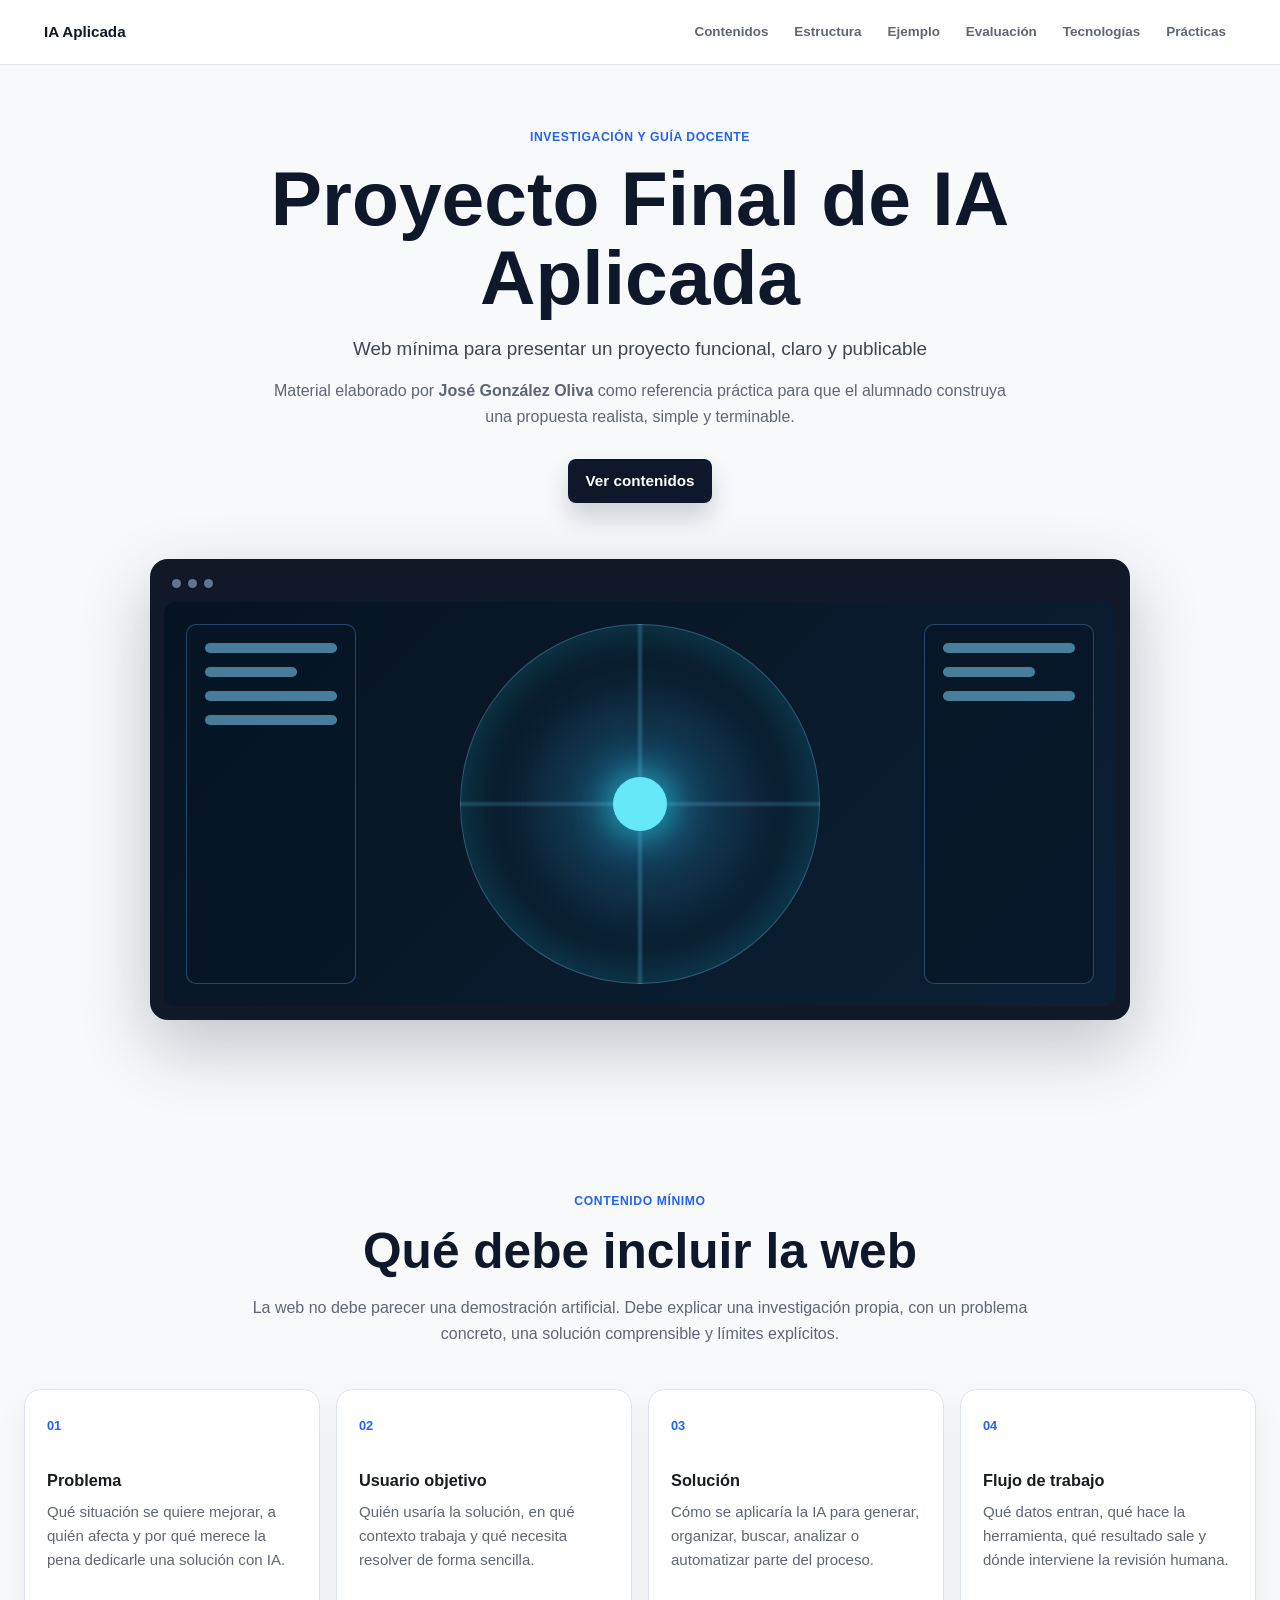
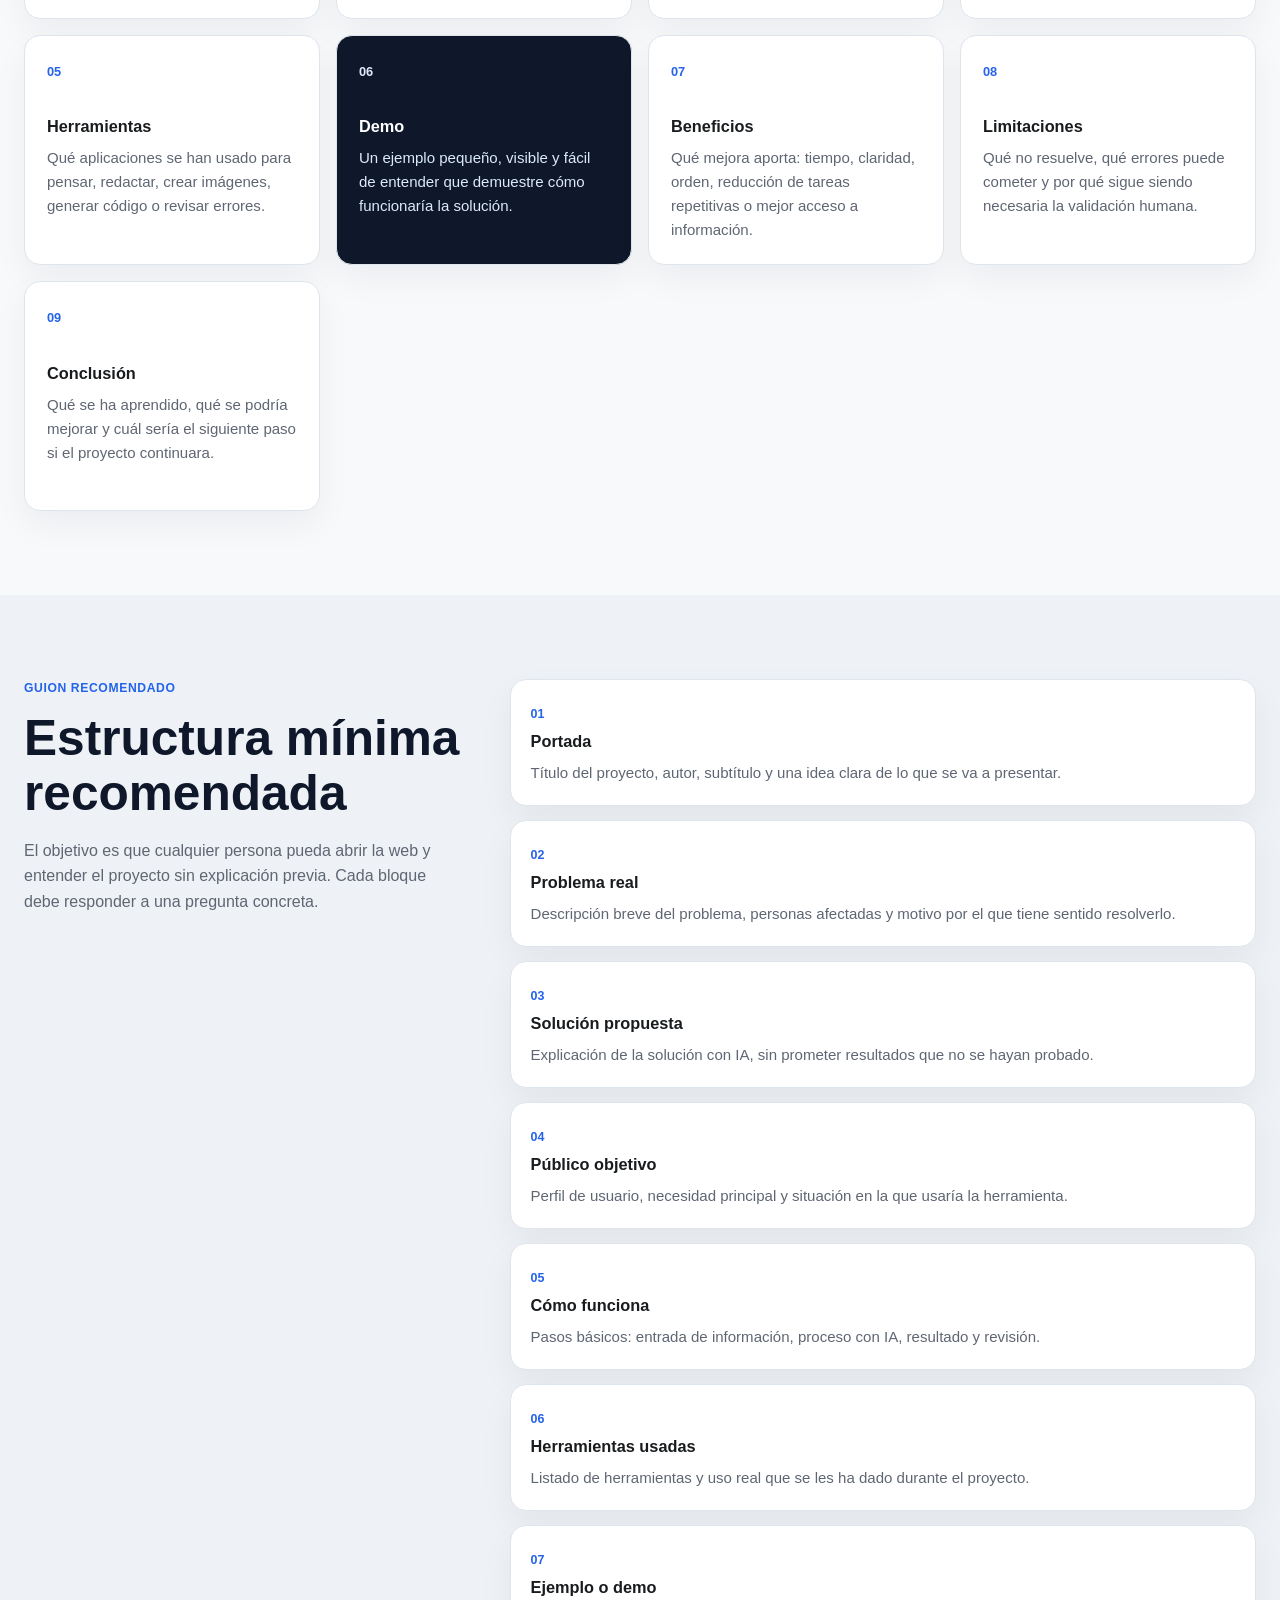
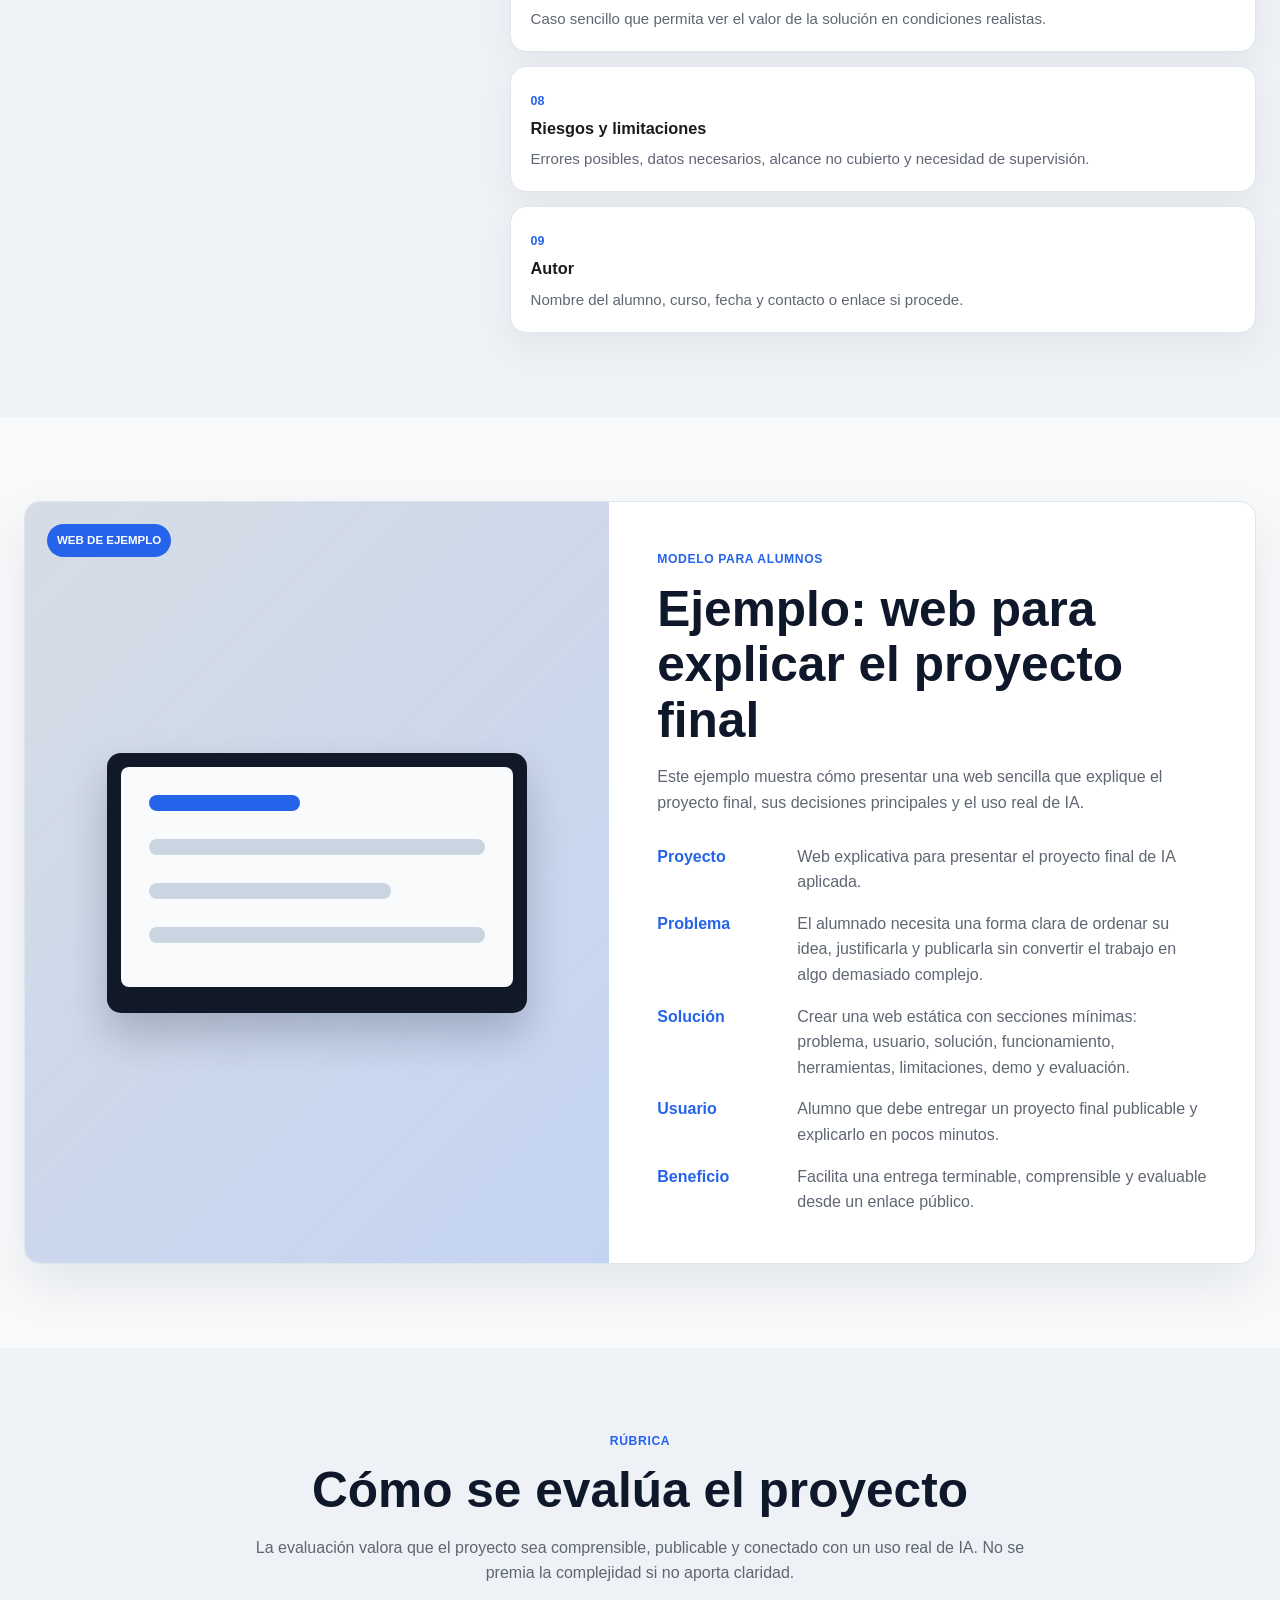
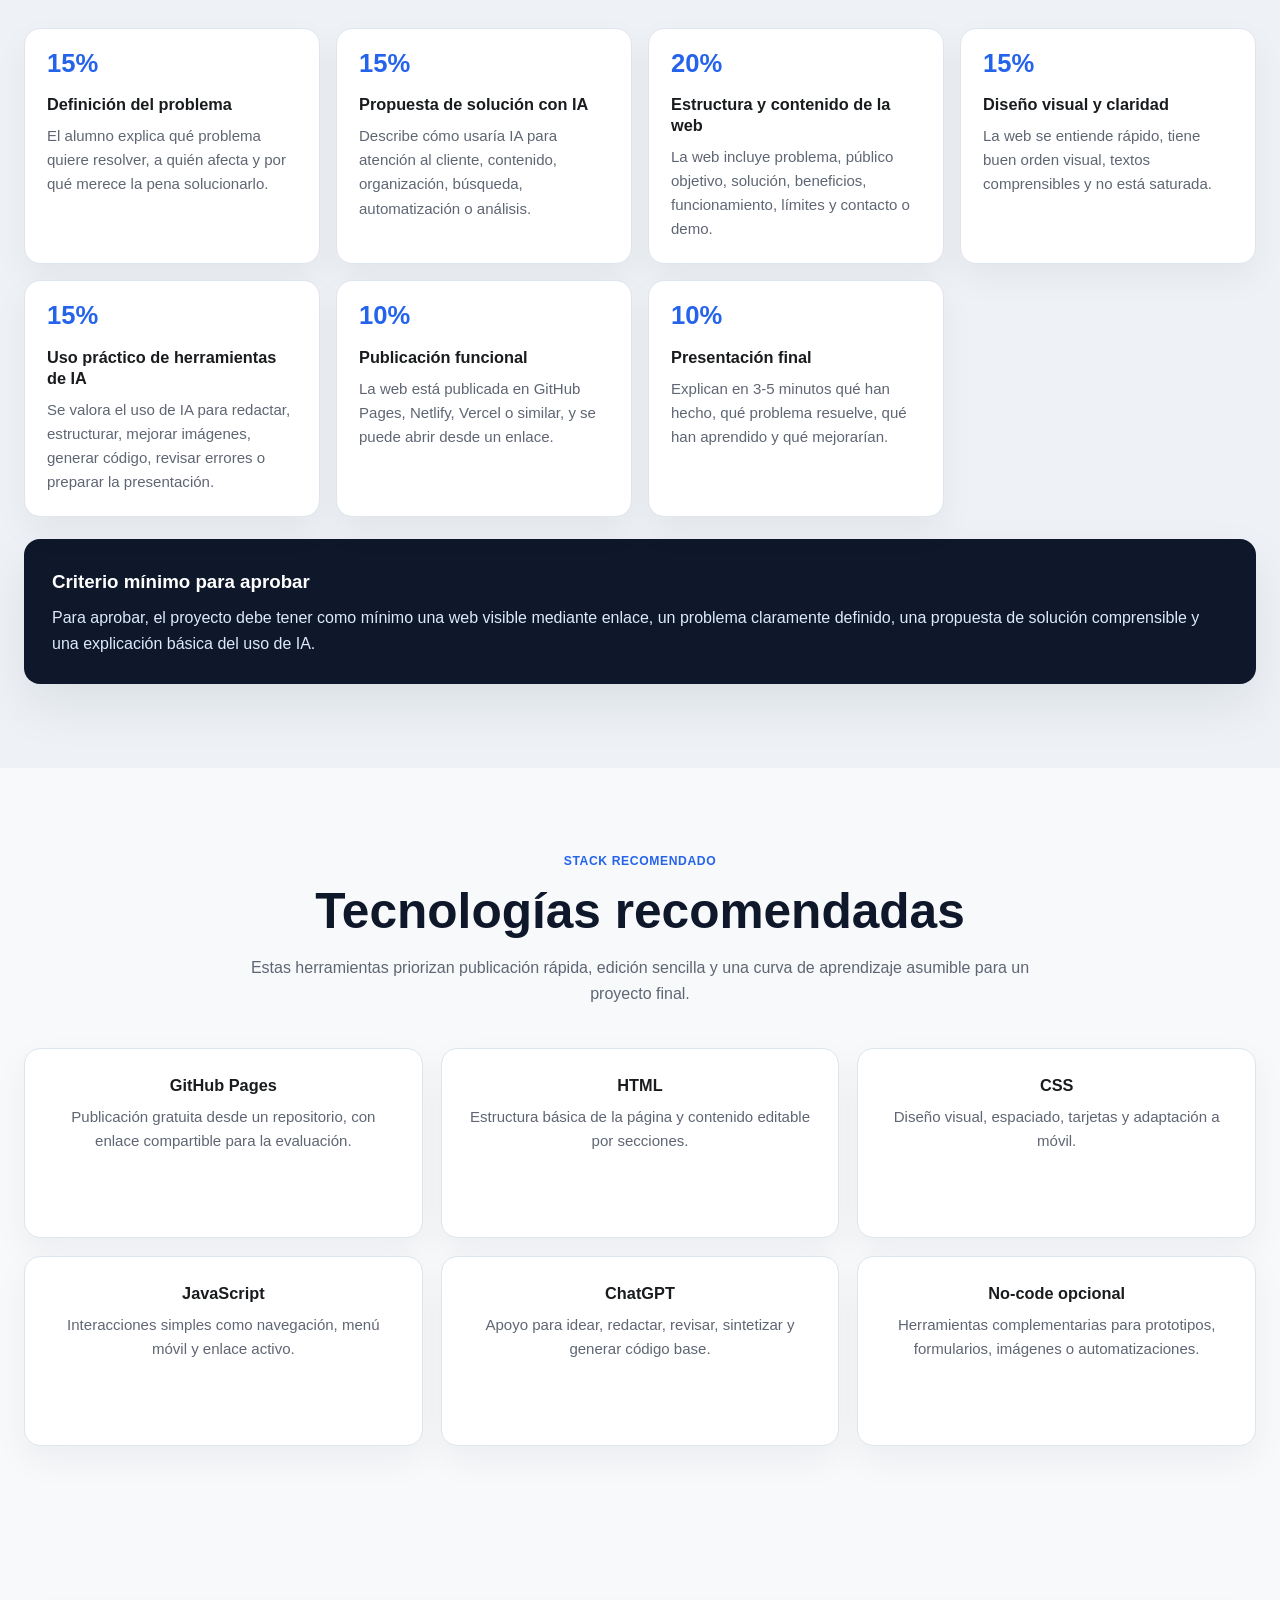
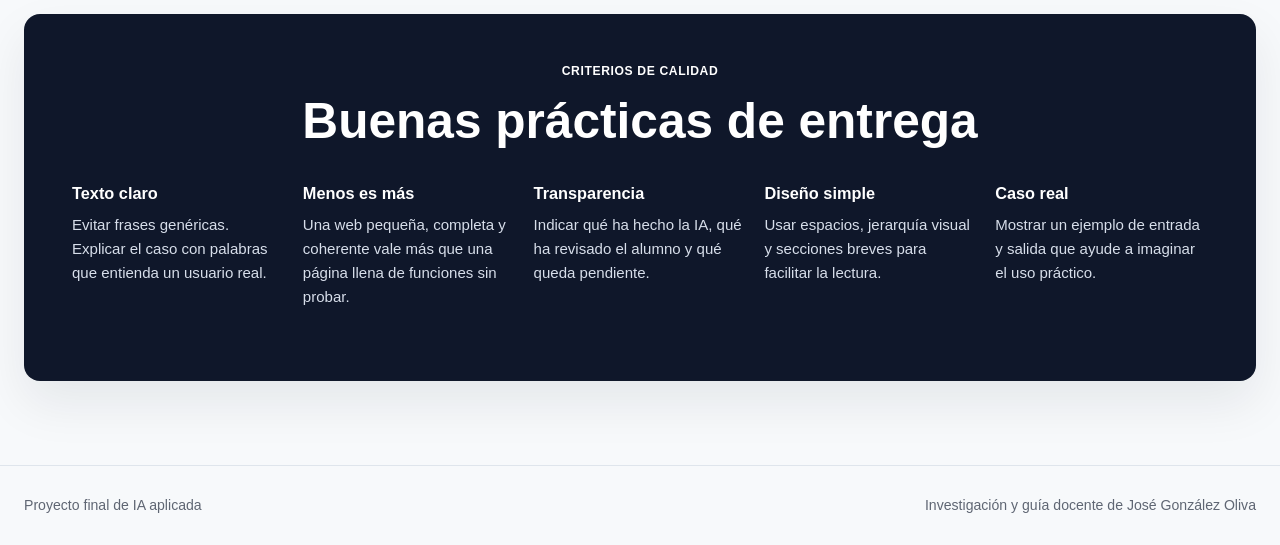
<file: index.html>
<!DOCTYPE html>
<html lang="es">
<head>
  <meta charset="UTF-8">
  <meta name="viewport" content="width=device-width, initial-scale=1.0">
  <title>Proyecto Final de IA Aplicada</title>
  <meta name="description" content="Guía de investigación de José González Oliva para orientar proyectos finales de IA aplicada publicables en web.">
  <link rel="stylesheet" href="styles.css">
</head>
<body>
  <header class="site-header">
    <nav class="nav" aria-label="Navegación principal">
      <a class="brand" href="#inicio">IA Aplicada</a>
      <button class="nav-toggle" type="button" aria-label="Abrir menú" aria-expanded="false">
        <span></span>
        <span></span>
        <span></span>
      </button>
      <div class="nav-links">
        <a href="#contenidos">Contenidos</a>
        <a href="#estructura">Estructura</a>
        <a href="#ejemplo">Ejemplo</a>
        <a href="#evaluacion">Evaluación</a>
        <a href="#tecnologias">Tecnologías</a>
        <a href="#practicas">Prácticas</a>
      </div>
    </nav>
  </header>

  <main>
    <section class="hero" id="inicio">
      <div class="hero-copy">
        <p class="eyebrow">Investigación y guía docente</p>
        <h1>Proyecto Final de IA Aplicada</h1>
        <p class="hero-subtitle">Web mínima para presentar un proyecto funcional, claro y publicable</p>
        <p class="hero-note">Material elaborado por <strong>José González Oliva</strong> como referencia práctica para que el alumnado construya una propuesta realista, simple y terminable.</p>
        <a class="primary-button" href="#contenidos">Ver contenidos</a>
      </div>

      <div class="hero-device" aria-label="Esquema visual de una web de proyecto final">
        <div class="device-top">
          <span></span>
          <span></span>
          <span></span>
        </div>
        <div class="device-body">
          <aside class="device-sidebar">
            <span></span>
            <span></span>
            <span></span>
            <span></span>
          </aside>
          <div class="device-core">
            <div class="core-orbit"></div>
            <div class="core-node"></div>
          </div>
          <aside class="device-panel">
            <span></span>
            <span></span>
            <span></span>
          </aside>
        </div>
      </div>
    </section>

    <section class="section" id="contenidos">
      <div class="section-heading">
        <p class="eyebrow">Contenido mínimo</p>
        <h2>Qué debe incluir la web</h2>
        <p>La web no debe parecer una demostración artificial. Debe explicar una investigación propia, con un problema concreto, una solución comprensible y límites explícitos.</p>
      </div>

      <div class="card-grid">
        <article class="info-card">
          <span class="icon">01</span>
          <h3>Problema</h3>
          <p>Qué situación se quiere mejorar, a quién afecta y por qué merece la pena dedicarle una solución con IA.</p>
        </article>
        <article class="info-card">
          <span class="icon">02</span>
          <h3>Usuario objetivo</h3>
          <p>Quién usaría la solución, en qué contexto trabaja y qué necesita resolver de forma sencilla.</p>
        </article>
        <article class="info-card">
          <span class="icon">03</span>
          <h3>Solución</h3>
          <p>Cómo se aplicaría la IA para generar, organizar, buscar, analizar o automatizar parte del proceso.</p>
        </article>
        <article class="info-card">
          <span class="icon">04</span>
          <h3>Flujo de trabajo</h3>
          <p>Qué datos entran, qué hace la herramienta, qué resultado sale y dónde interviene la revisión humana.</p>
        </article>
        <article class="info-card">
          <span class="icon">05</span>
          <h3>Herramientas</h3>
          <p>Qué aplicaciones se han usado para pensar, redactar, crear imágenes, generar código o revisar errores.</p>
        </article>
        <article class="info-card featured">
          <span class="icon">06</span>
          <h3>Demo</h3>
          <p>Un ejemplo pequeño, visible y fácil de entender que demuestre cómo funcionaría la solución.</p>
        </article>
        <article class="info-card">
          <span class="icon">07</span>
          <h3>Beneficios</h3>
          <p>Qué mejora aporta: tiempo, claridad, orden, reducción de tareas repetitivas o mejor acceso a información.</p>
        </article>
        <article class="info-card">
          <span class="icon">08</span>
          <h3>Limitaciones</h3>
          <p>Qué no resuelve, qué errores puede cometer y por qué sigue siendo necesaria la validación humana.</p>
        </article>
        <article class="info-card">
          <span class="icon">09</span>
          <h3>Conclusión</h3>
          <p>Qué se ha aprendido, qué se podría mejorar y cuál sería el siguiente paso si el proyecto continuara.</p>
        </article>
      </div>
    </section>

    <section class="section section-muted" id="estructura">
      <div class="split-layout">
        <div class="split-copy">
          <p class="eyebrow">Guion recomendado</p>
          <h2>Estructura mínima recomendada</h2>
          <p>El objetivo es que cualquier persona pueda abrir la web y entender el proyecto sin explicación previa. Cada bloque debe responder a una pregunta concreta.</p>
        </div>

        <div class="step-list">
          <article>
            <span>01</span>
            <h3>Portada</h3>
            <p>Título del proyecto, autor, subtítulo y una idea clara de lo que se va a presentar.</p>
          </article>
          <article>
            <span>02</span>
            <h3>Problema real</h3>
            <p>Descripción breve del problema, personas afectadas y motivo por el que tiene sentido resolverlo.</p>
          </article>
          <article>
            <span>03</span>
            <h3>Solución propuesta</h3>
            <p>Explicación de la solución con IA, sin prometer resultados que no se hayan probado.</p>
          </article>
          <article>
            <span>04</span>
            <h3>Público objetivo</h3>
            <p>Perfil de usuario, necesidad principal y situación en la que usaría la herramienta.</p>
          </article>
          <article>
            <span>05</span>
            <h3>Cómo funciona</h3>
            <p>Pasos básicos: entrada de información, proceso con IA, resultado y revisión.</p>
          </article>
          <article>
            <span>06</span>
            <h3>Herramientas usadas</h3>
            <p>Listado de herramientas y uso real que se les ha dado durante el proyecto.</p>
          </article>
          <article>
            <span>07</span>
            <h3>Ejemplo o demo</h3>
            <p>Caso sencillo que permita ver el valor de la solución en condiciones realistas.</p>
          </article>
          <article>
            <span>08</span>
            <h3>Riesgos y limitaciones</h3>
            <p>Errores posibles, datos necesarios, alcance no cubierto y necesidad de supervisión.</p>
          </article>
          <article>
            <span>09</span>
            <h3>Autor</h3>
            <p>Nombre del alumno, curso, fecha y contacto o enlace si procede.</p>
          </article>
        </div>
      </div>
    </section>

    <section class="section" id="ejemplo">
      <div class="case-card">
        <div class="case-visual">
          <span class="case-label">Web de ejemplo</span>
          <div class="laptop">
            <div class="laptop-screen">
              <span></span>
              <span></span>
              <span></span>
              <span></span>
            </div>
          </div>
        </div>
        <div class="case-content">
          <p class="eyebrow">Modelo para alumnos</p>
          <h2>Ejemplo: web para explicar el proyecto final</h2>
          <p class="case-intro">Este ejemplo muestra cómo presentar una web sencilla que explique el proyecto final, sus decisiones principales y el uso real de IA.</p>
          <dl class="case-list">
            <div>
              <dt>Proyecto</dt>
              <dd>Web explicativa para presentar el proyecto final de IA aplicada.</dd>
            </div>
            <div>
              <dt>Problema</dt>
              <dd>El alumnado necesita una forma clara de ordenar su idea, justificarla y publicarla sin convertir el trabajo en algo demasiado complejo.</dd>
            </div>
            <div>
              <dt>Solución</dt>
              <dd>Crear una web estática con secciones mínimas: problema, usuario, solución, funcionamiento, herramientas, limitaciones, demo y evaluación.</dd>
            </div>
            <div>
              <dt>Usuario</dt>
              <dd>Alumno que debe entregar un proyecto final publicable y explicarlo en pocos minutos.</dd>
            </div>
            <div>
              <dt>Beneficio</dt>
              <dd>Facilita una entrega terminable, comprensible y evaluable desde un enlace público.</dd>
            </div>
          </dl>
        </div>
      </div>
    </section>

    <section class="section section-muted" id="evaluacion">
      <div class="section-heading">
        <p class="eyebrow">Rúbrica</p>
        <h2>Cómo se evalúa el proyecto</h2>
        <p>La evaluación valora que el proyecto sea comprensible, publicable y conectado con un uso real de IA. No se premia la complejidad si no aporta claridad.</p>
      </div>

      <div class="rubric-grid">
        <article>
          <strong>15%</strong>
          <h3>Definición del problema</h3>
          <p>El alumno explica qué problema quiere resolver, a quién afecta y por qué merece la pena solucionarlo.</p>
        </article>
        <article>
          <strong>15%</strong>
          <h3>Propuesta de solución con IA</h3>
          <p>Describe cómo usaría IA para atención al cliente, contenido, organización, búsqueda, automatización o análisis.</p>
        </article>
        <article>
          <strong>20%</strong>
          <h3>Estructura y contenido de la web</h3>
          <p>La web incluye problema, público objetivo, solución, beneficios, funcionamiento, límites y contacto o demo.</p>
        </article>
        <article>
          <strong>15%</strong>
          <h3>Diseño visual y claridad</h3>
          <p>La web se entiende rápido, tiene buen orden visual, textos comprensibles y no está saturada.</p>
        </article>
        <article>
          <strong>15%</strong>
          <h3>Uso práctico de herramientas de IA</h3>
          <p>Se valora el uso de IA para redactar, estructurar, mejorar imágenes, generar código, revisar errores o preparar la presentación.</p>
        </article>
        <article>
          <strong>10%</strong>
          <h3>Publicación funcional</h3>
          <p>La web está publicada en GitHub Pages, Netlify, Vercel o similar, y se puede abrir desde un enlace.</p>
        </article>
        <article>
          <strong>10%</strong>
          <h3>Presentación final</h3>
          <p>Explican en 3-5 minutos qué han hecho, qué problema resuelve, qué han aprendido y qué mejorarían.</p>
        </article>
      </div>

      <aside class="minimum-box">
        <h3>Criterio mínimo para aprobar</h3>
        <p>Para aprobar, el proyecto debe tener como mínimo una web visible mediante enlace, un problema claramente definido, una propuesta de solución comprensible y una explicación básica del uso de IA.</p>
      </aside>
    </section>

    <section class="section" id="tecnologias">
      <div class="section-heading">
        <p class="eyebrow">Stack recomendado</p>
        <h2>Tecnologías recomendadas</h2>
        <p>Estas herramientas priorizan publicación rápida, edición sencilla y una curva de aprendizaje asumible para un proyecto final.</p>
      </div>

      <div class="tech-grid">
        <article>
          <h3>GitHub Pages</h3>
          <p>Publicación gratuita desde un repositorio, con enlace compartible para la evaluación.</p>
        </article>
        <article>
          <h3>HTML</h3>
          <p>Estructura básica de la página y contenido editable por secciones.</p>
        </article>
        <article>
          <h3>CSS</h3>
          <p>Diseño visual, espaciado, tarjetas y adaptación a móvil.</p>
        </article>
        <article>
          <h3>JavaScript</h3>
          <p>Interacciones simples como navegación, menú móvil y enlace activo.</p>
        </article>
        <article>
          <h3>ChatGPT</h3>
          <p>Apoyo para idear, redactar, revisar, sintetizar y generar código base.</p>
        </article>
        <article>
          <h3>No-code opcional</h3>
          <p>Herramientas complementarias para prototipos, formularios, imágenes o automatizaciones.</p>
        </article>
      </div>
    </section>

    <section class="section" id="practicas">
      <div class="practice-panel">
        <div class="section-heading compact">
          <p class="eyebrow">Criterios de calidad</p>
          <h2>Buenas prácticas de entrega</h2>
        </div>
        <div class="practice-grid">
          <article>
            <h3>Texto claro</h3>
            <p>Evitar frases genéricas. Explicar el caso con palabras que entienda un usuario real.</p>
          </article>
          <article>
            <h3>Menos es más</h3>
            <p>Una web pequeña, completa y coherente vale más que una página llena de funciones sin probar.</p>
          </article>
          <article>
            <h3>Transparencia</h3>
            <p>Indicar qué ha hecho la IA, qué ha revisado el alumno y qué queda pendiente.</p>
          </article>
          <article>
            <h3>Diseño simple</h3>
            <p>Usar espacios, jerarquía visual y secciones breves para facilitar la lectura.</p>
          </article>
          <article>
            <h3>Caso real</h3>
            <p>Mostrar un ejemplo de entrada y salida que ayude a imaginar el uso práctico.</p>
          </article>
        </div>
      </div>
    </section>
  </main>

  <footer class="footer">
    <p>Proyecto final de IA aplicada</p>
    <p>Investigación y guía docente de José González Oliva</p>
  </footer>

  <script src="script.js"></script>
</body>
</html>
</file>
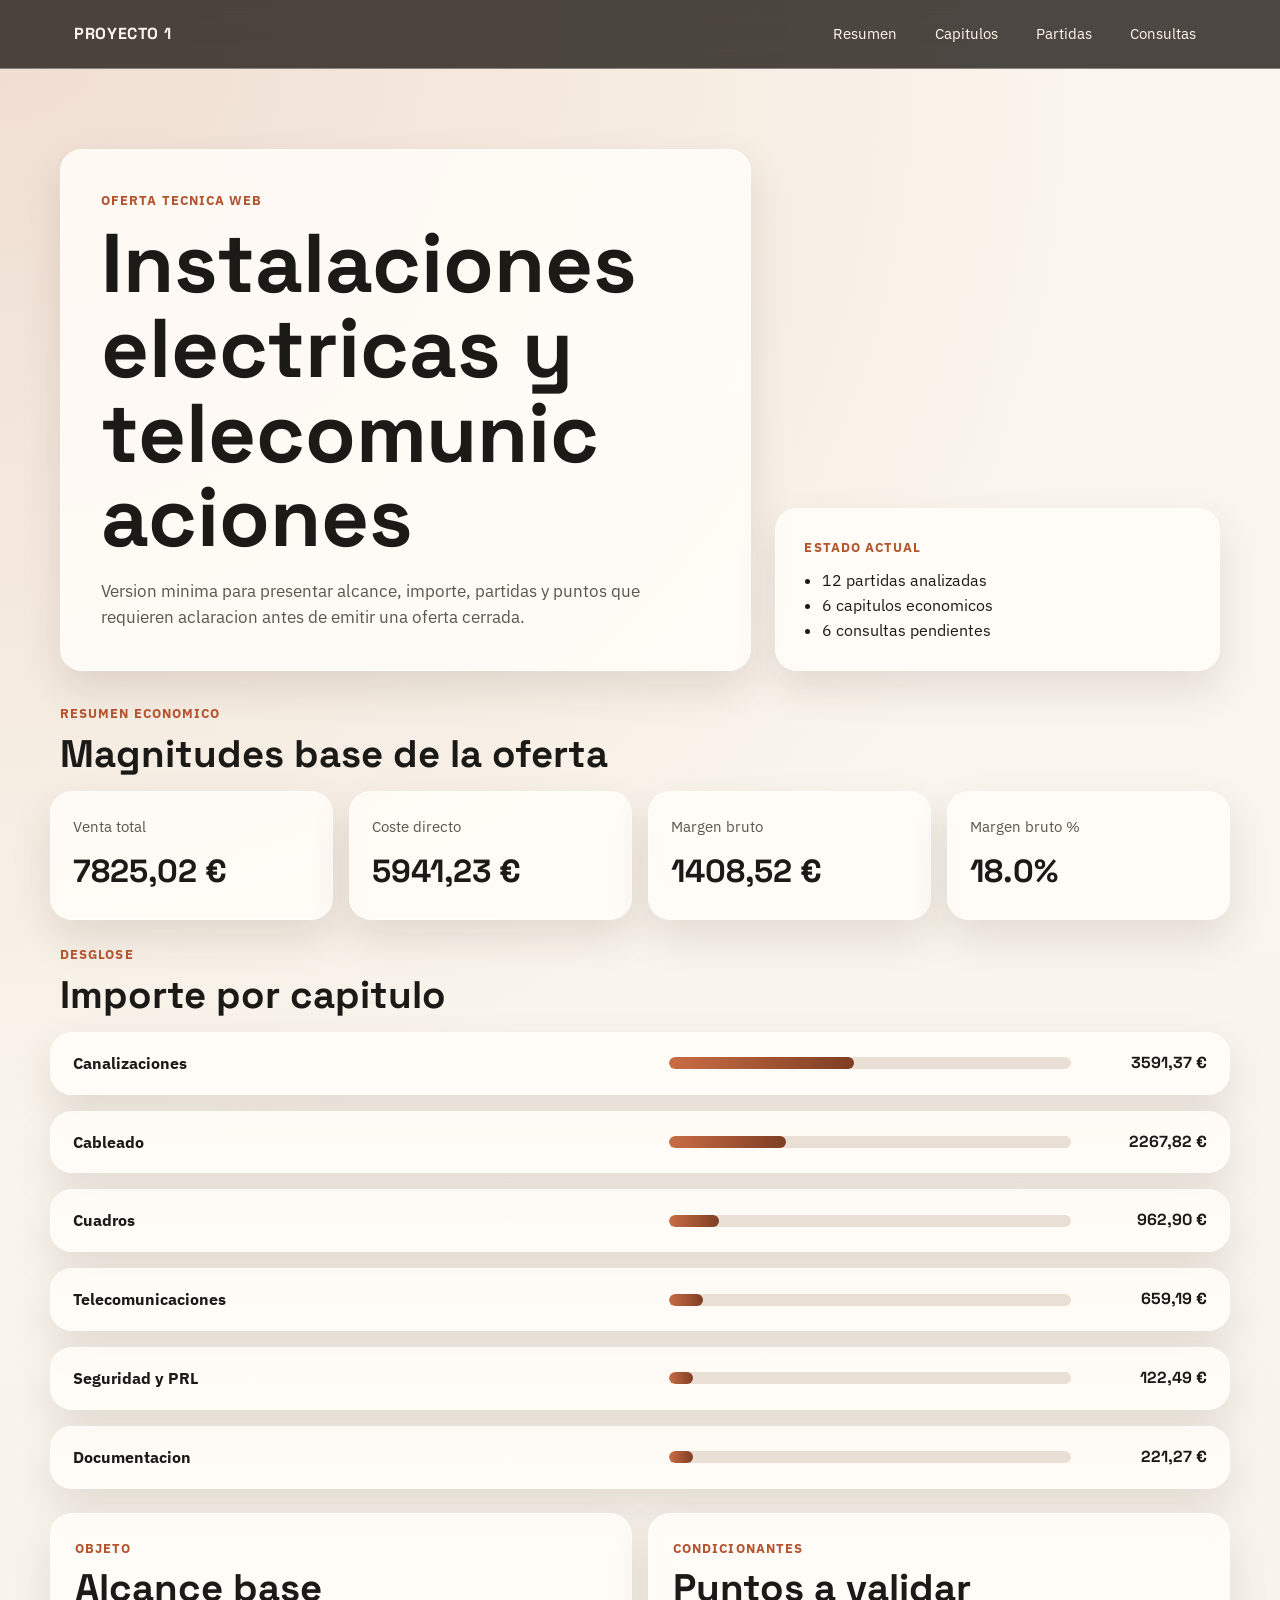
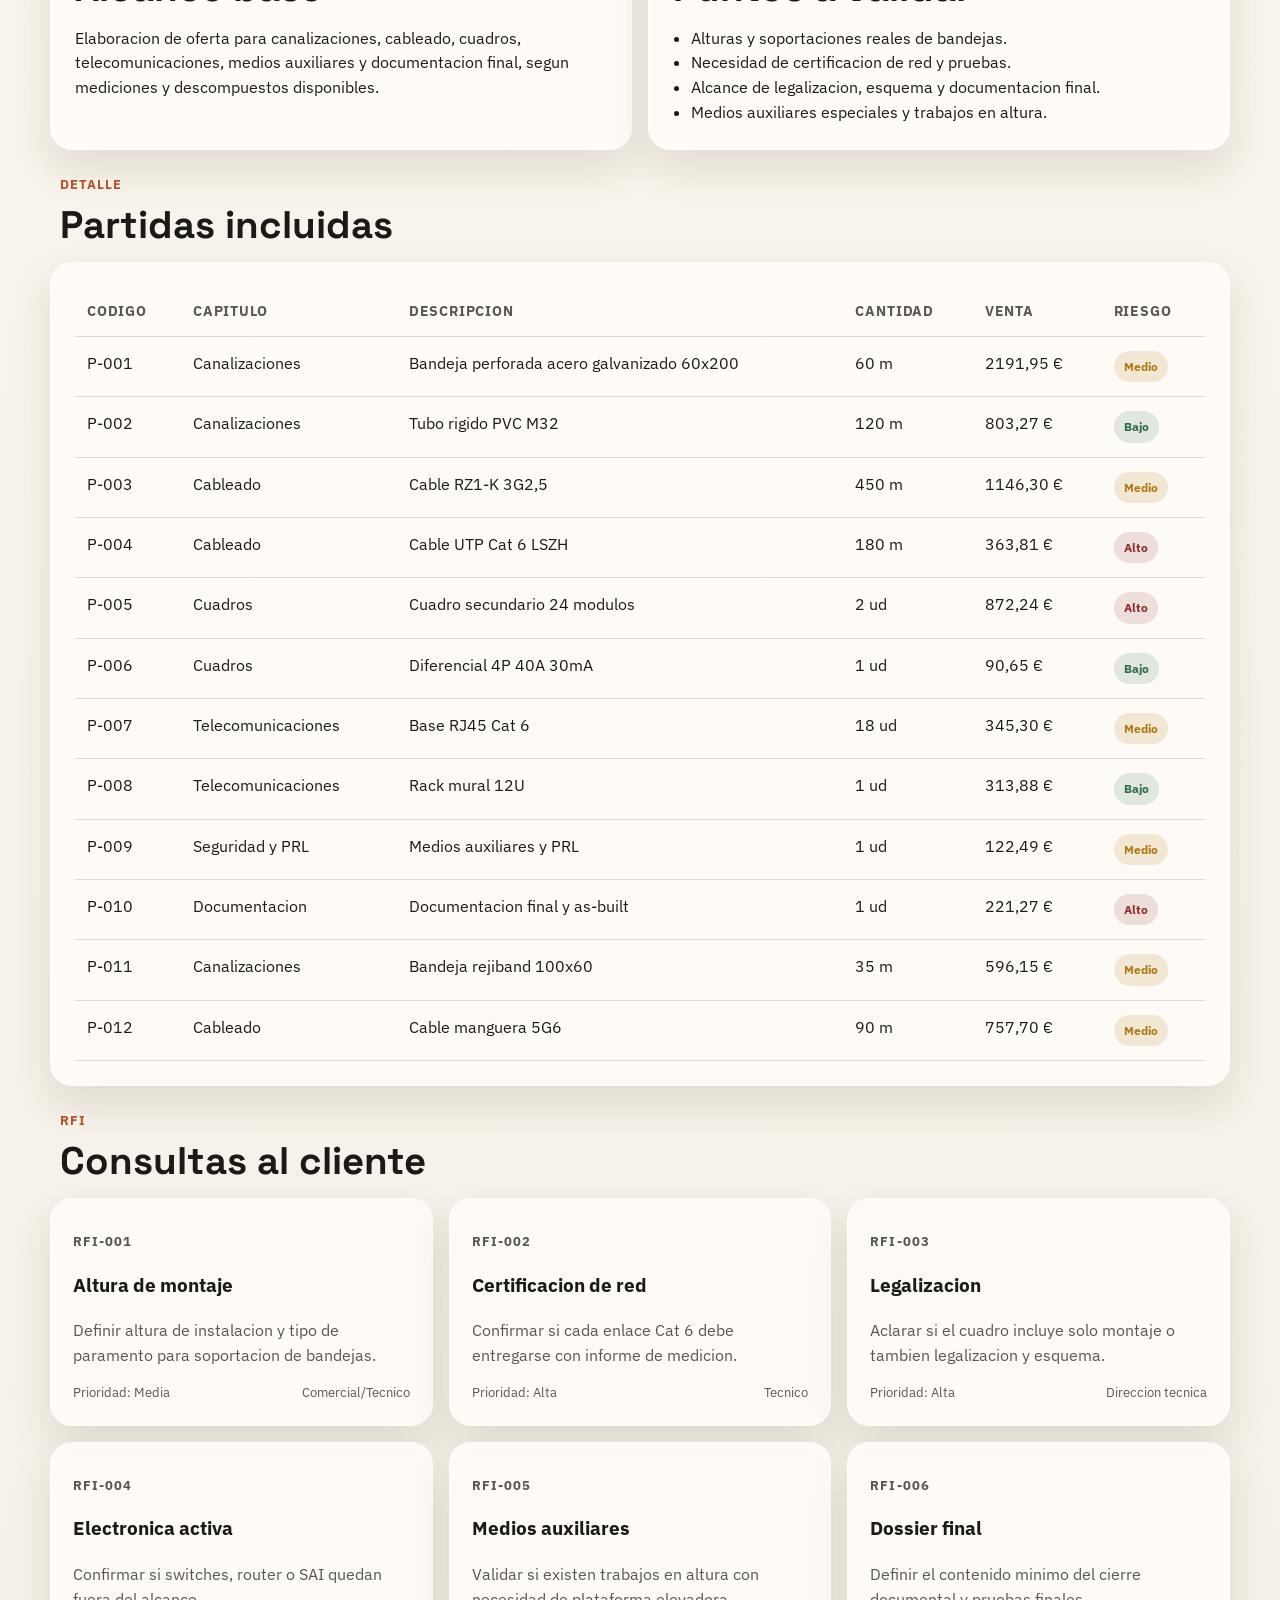
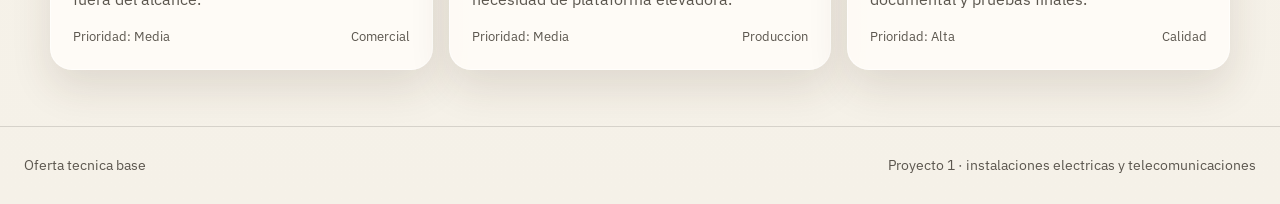
<file: proyecto-1-oferta/index.html>
<!DOCTYPE html>
<html lang="es">
<head>
  <meta charset="UTF-8">
  <meta name="viewport" content="width=device-width, initial-scale=1.0">
  <title>Oferta tecnica | Proyecto 1</title>
  <meta name="description" content="Oferta tecnica web basada en partidas, resumen economico y consultas del cliente.">
  <link rel="preconnect" href="https://fonts.googleapis.com">
  <link rel="preconnect" href="https://fonts.gstatic.com" crossorigin>
  <link href="https://fonts.googleapis.com/css2?family=Space+Grotesk:wght@400;500;700&family=IBM+Plex+Sans:wght@400;500;600&display=swap" rel="stylesheet">
  <link rel="stylesheet" href="styles.css">
</head>
<body>
  <header class="site-header">
    <nav class="nav" aria-label="Navegacion principal">
      <a class="brand" href="#inicio">Proyecto 1</a>
      <button class="nav-toggle" type="button" aria-label="Abrir menu" aria-expanded="false">
        <span></span>
        <span></span>
        <span></span>
      </button>
      <div class="nav-links">
        <a href="#resumen">Resumen</a>
        <a href="#capitulos">Capitulos</a>
        <a href="#partidas">Partidas</a>
        <a href="#consultas">Consultas</a>
      </div>
    </nav>
  </header>

  <main>
    <section class="hero" id="inicio">
      <div class="hero-copy">
        <p class="eyebrow">Oferta tecnica web</p>
        <h1>Instalaciones electricas y telecomunicaciones</h1>
        <p class="hero-text">
          Version minima para presentar alcance, importe, partidas y puntos que requieren aclaracion
          antes de emitir una oferta cerrada.
        </p>
      </div>

      <div class="hero-panel">
        <p class="panel-label">Estado actual</p>
        <ul class="hero-list">
          <li>12 partidas analizadas</li>
          <li>6 capitulos economicos</li>
          <li>6 consultas pendientes</li>
        </ul>
      </div>
    </section>

    <section class="summary" id="resumen">
      <div class="section-heading">
        <p class="eyebrow">Resumen economico</p>
        <h2>Magnitudes base de la oferta</h2>
      </div>
      <div class="kpi-grid" id="kpiGrid"></div>
    </section>

    <section class="section" id="capitulos">
      <div class="section-heading">
        <p class="eyebrow">Desglose</p>
        <h2>Importe por capitulo</h2>
      </div>
      <div class="chapter-list" id="chapterList"></div>
    </section>

    <section class="section two-column" id="alcance">
      <article class="card">
        <div class="section-heading compact">
          <p class="eyebrow">Objeto</p>
          <h2>Alcance base</h2>
        </div>
        <p>
          Elaboracion de oferta para canalizaciones, cableado, cuadros, telecomunicaciones,
          medios auxiliares y documentacion final, segun mediciones y descompuestos disponibles.
        </p>
      </article>

      <article class="card">
        <div class="section-heading compact">
          <p class="eyebrow">Condicionantes</p>
          <h2>Puntos a validar</h2>
        </div>
        <ul class="plain-list">
          <li>Alturas y soportaciones reales de bandejas.</li>
          <li>Necesidad de certificacion de red y pruebas.</li>
          <li>Alcance de legalizacion, esquema y documentacion final.</li>
          <li>Medios auxiliares especiales y trabajos en altura.</li>
        </ul>
      </article>
    </section>

    <section class="section" id="partidas">
      <div class="section-heading">
        <p class="eyebrow">Detalle</p>
        <h2>Partidas incluidas</h2>
      </div>
      <div class="table-card">
        <table>
          <thead>
            <tr>
              <th>Codigo</th>
              <th>Capitulo</th>
              <th>Descripcion</th>
              <th>Cantidad</th>
              <th>Venta</th>
              <th>Riesgo</th>
            </tr>
          </thead>
          <tbody id="partidasBody"></tbody>
        </table>
      </div>
    </section>

    <section class="section" id="consultas">
      <div class="section-heading">
        <p class="eyebrow">RFI</p>
        <h2>Consultas al cliente</h2>
      </div>
      <div class="question-grid" id="questionGrid"></div>
    </section>
  </main>

  <footer class="footer">
    <p>Oferta tecnica base</p>
    <p>Proyecto 1 · instalaciones electricas y telecomunicaciones</p>
  </footer>

  <script src="script.js"></script>
</body>
</html>
</file>
<file: styles.css>
:root {
  --background: #f7f9fb;
  --surface: #ffffff;
  --surface-soft: #eef2f6;
  --surface-dark: #0f172a;
  --text: #191c1e;
  --muted: #5f6673;
  --line: #dfe5ec;
  --primary: #0f172a;
  --secondary: #2563eb;
  --secondary-soft: #dbeafe;
  --shadow: 0 22px 50px rgba(15, 23, 42, 0.08);
  --radius: 16px;
  --small-radius: 8px;
  --max-width: 1240px;
}

* {
  box-sizing: border-box;
}

html {
  scroll-behavior: smooth;
}

body {
  margin: 0;
  background: var(--background);
  color: var(--text);
  font-family: Inter, Arial, Helvetica, sans-serif;
  line-height: 1.6;
}

a {
  color: inherit;
  text-decoration: none;
}

h1,
h2,
h3,
p {
  overflow-wrap: anywhere;
}

.site-header {
  position: fixed;
  top: 0;
  right: 0;
  left: 0;
  z-index: 20;
  border-bottom: 1px solid rgba(223, 229, 236, 0.9);
  background: rgba(255, 255, 255, 0.9);
  backdrop-filter: blur(12px);
}

.nav {
  display: flex;
  align-items: center;
  justify-content: space-between;
  max-width: var(--max-width);
  min-height: 64px;
  margin: 0 auto;
  padding: 0 24px;
}

.brand {
  color: var(--primary);
  font-size: 0.95rem;
  font-weight: 800;
}

.nav-links {
  display: flex;
  align-items: center;
  gap: 6px;
}

.nav-links a {
  padding: 8px 10px;
  border-radius: var(--small-radius);
  color: var(--muted);
  font-size: 0.84rem;
  font-weight: 700;
  transition: color 0.2s ease, background 0.2s ease;
}

.nav-links a:hover,
.nav-links a.active {
  background: var(--secondary-soft);
  color: var(--secondary);
}

.nav-toggle {
  display: none;
  width: 40px;
  height: 40px;
  border: 1px solid var(--line);
  border-radius: var(--small-radius);
  background: var(--surface);
  cursor: pointer;
}

.nav-toggle span {
  display: block;
  width: 18px;
  height: 2px;
  margin: 4px auto;
  background: var(--primary);
}

.hero {
  max-width: var(--max-width);
  margin: 0 auto;
  padding: 128px 24px 88px;
  text-align: center;
}

.hero-copy {
  max-width: 820px;
  margin: 0 auto;
}

.eyebrow {
  margin: 0 0 12px;
  color: var(--secondary);
  font-size: 0.76rem;
  font-weight: 800;
  letter-spacing: 0.05em;
  text-transform: uppercase;
}

h1 {
  margin: 0;
  color: var(--primary);
  font-size: clamp(2.45rem, 6vw, 4.8rem);
  line-height: 1.02;
  letter-spacing: 0;
}

.hero-subtitle {
  max-width: 720px;
  margin: 18px auto 0;
  color: #3f4652;
  font-size: 1.18rem;
}

.hero-note {
  max-width: 760px;
  margin: 14px auto 30px;
  color: var(--muted);
}

.primary-button {
  display: inline-flex;
  align-items: center;
  justify-content: center;
  min-height: 44px;
  padding: 0 18px;
  border-radius: var(--small-radius);
  background: var(--primary);
  color: #ffffff;
  font-size: 0.95rem;
  font-weight: 800;
  box-shadow: 0 14px 24px rgba(15, 23, 42, 0.18);
}

.hero-device {
  max-width: 980px;
  margin: 56px auto 0;
  padding: 14px;
  border-radius: 18px;
  background: #111827;
  box-shadow: 0 26px 70px rgba(15, 23, 42, 0.24);
}

.device-top {
  display: flex;
  gap: 7px;
  padding: 6px 8px 14px;
}

.device-top span {
  width: 9px;
  height: 9px;
  border-radius: 999px;
  background: #60758d;
}

.device-body {
  display: grid;
  grid-template-columns: 170px 1fr 170px;
  gap: 18px;
  min-height: 330px;
  padding: 22px;
  border-radius: 12px;
  background:
    radial-gradient(circle at center, rgba(56, 189, 248, 0.35), transparent 28%),
    linear-gradient(135deg, #061321, #0b2035);
}

.device-sidebar,
.device-panel {
  display: grid;
  align-content: start;
  gap: 14px;
  padding: 18px;
  border: 1px solid rgba(96, 165, 250, 0.35);
  border-radius: 10px;
  background: rgba(8, 23, 39, 0.72);
}

.device-sidebar span,
.device-panel span {
  display: block;
  height: 10px;
  border-radius: 999px;
  background: rgba(125, 211, 252, 0.55);
}

.device-sidebar span:nth-child(2),
.device-panel span:nth-child(2) {
  width: 70%;
}

.device-core {
  position: relative;
  display: grid;
  place-items: center;
  min-height: 260px;
}

.core-orbit {
  width: min(72%, 360px);
  aspect-ratio: 1;
  border: 1px solid rgba(125, 211, 252, 0.35);
  border-radius: 50%;
  background:
    linear-gradient(90deg, transparent 49%, rgba(125, 211, 252, 0.25) 50%, transparent 51%),
    linear-gradient(0deg, transparent 49%, rgba(125, 211, 252, 0.22) 50%, transparent 51%);
  box-shadow: inset 0 0 60px rgba(34, 211, 238, 0.25);
}

.core-node {
  position: absolute;
  width: 54px;
  height: 54px;
  border-radius: 50%;
  background: #67e8f9;
  box-shadow: 0 0 42px #22d3ee;
}

.section {
  padding: 84px 24px;
}

.section-muted {
  background: var(--surface-soft);
}

.section-heading {
  max-width: 780px;
  margin: 0 auto 42px;
  text-align: center;
}

.section-heading h2,
.split-copy h2,
.case-content h2 {
  margin: 0;
  color: var(--primary);
  font-size: clamp(2rem, 4vw, 3.1rem);
  line-height: 1.12;
  letter-spacing: 0;
}

.section-heading p:last-child,
.split-copy p:last-child,
.case-intro {
  color: var(--muted);
}

.card-grid {
  display: grid;
  grid-template-columns: repeat(4, minmax(0, 1fr));
  gap: 16px;
  max-width: var(--max-width);
  margin: 0 auto;
}

.info-card,
.step-list article,
.rubric-grid article,
.tech-grid article {
  border: 1px solid var(--line);
  border-radius: var(--radius);
  background: var(--surface);
  box-shadow: 0 14px 34px rgba(15, 23, 42, 0.05);
}

.info-card {
  min-height: 230px;
  padding: 22px;
}

.info-card.featured {
  background: var(--surface-dark);
  color: #ffffff;
}

.info-card.featured p,
.info-card.featured .icon {
  color: #dbeafe;
}

.icon {
  display: inline-flex;
  margin-bottom: 34px;
  color: var(--secondary);
  font-size: 0.8rem;
  font-weight: 900;
}

.info-card h3,
.step-list h3,
.rubric-grid h3,
.tech-grid h3,
.practice-grid h3 {
  margin: 0 0 9px;
  font-size: 1.02rem;
  line-height: 1.28;
}

.info-card p,
.step-list p,
.rubric-grid p,
.tech-grid p,
.practice-grid p {
  margin: 0;
  color: var(--muted);
  font-size: 0.94rem;
}

.split-layout {
  display: grid;
  grid-template-columns: 0.85fr 1.45fr;
  gap: 48px;
  max-width: var(--max-width);
  margin: 0 auto;
}

.split-copy {
  position: sticky;
  top: 96px;
  align-self: start;
}

.step-list {
  display: grid;
  gap: 14px;
}

.step-list article {
  padding: 20px;
}

.step-list span {
  display: inline-block;
  margin-bottom: 6px;
  color: var(--secondary);
  font-size: 0.78rem;
  font-weight: 900;
}

.case-card {
  display: grid;
  grid-template-columns: 0.95fr 1.05fr;
  max-width: var(--max-width);
  margin: 0 auto;
  overflow: hidden;
  border: 1px solid var(--line);
  border-radius: var(--radius);
  background: var(--surface);
  box-shadow: var(--shadow);
}

.case-visual {
  position: relative;
  display: grid;
  place-items: center;
  min-height: 470px;
  background:
    linear-gradient(135deg, rgba(15, 23, 42, 0.08), rgba(37, 99, 235, 0.18)),
    #e7edf4;
}

.case-label {
  position: absolute;
  top: 22px;
  left: 22px;
  padding: 7px 10px;
  border-radius: 999px;
  background: var(--secondary);
  color: #ffffff;
  font-size: 0.72rem;
  font-weight: 900;
  text-transform: uppercase;
}

.laptop {
  width: min(75%, 420px);
  padding: 14px 14px 26px;
  border-radius: 14px;
  background: #111827;
  box-shadow: 0 22px 40px rgba(15, 23, 42, 0.22);
}

.laptop-screen {
  display: grid;
  gap: 12px;
  padding: 28px;
  min-height: 220px;
  border-radius: 8px;
  background: #f8fafc;
}

.laptop-screen span {
  height: 16px;
  border-radius: 999px;
  background: #cbd5e1;
}

.laptop-screen span:first-child {
  width: 45%;
  background: var(--secondary);
}

.laptop-screen span:nth-child(3) {
  width: 72%;
}

.case-content {
  padding: 48px;
}

.case-list {
  display: grid;
  gap: 16px;
  margin: 28px 0 0;
}

.case-list div {
  display: grid;
  grid-template-columns: 120px 1fr;
  gap: 20px;
}

.case-list dt {
  color: var(--secondary);
  font-weight: 900;
}

.case-list dd {
  margin: 0;
  color: var(--muted);
}

.rubric-grid {
  display: grid;
  grid-template-columns: repeat(4, minmax(0, 1fr));
  gap: 16px;
  max-width: var(--max-width);
  margin: 0 auto;
}

.rubric-grid article {
  padding: 22px;
}

.rubric-grid strong {
  display: inline-flex;
  margin-bottom: 18px;
  color: var(--secondary);
  font-size: 1.6rem;
  line-height: 1;
}

.minimum-box {
  max-width: var(--max-width);
  margin: 22px auto 0;
  padding: 28px;
  border-radius: var(--radius);
  background: var(--surface-dark);
  color: #ffffff;
  box-shadow: var(--shadow);
}

.minimum-box h3 {
  margin: 0 0 8px;
}

.minimum-box p {
  margin: 0;
  color: #dbeafe;
}

.tech-grid {
  display: grid;
  grid-template-columns: repeat(3, minmax(0, 1fr));
  gap: 18px;
  max-width: var(--max-width);
  margin: 0 auto;
}

.tech-grid article {
  min-height: 190px;
  padding: 26px;
  text-align: center;
}

.practice-panel {
  max-width: var(--max-width);
  margin: 0 auto;
  padding: 48px;
  border-radius: var(--radius);
  background: var(--surface-dark);
  color: #ffffff;
  box-shadow: var(--shadow);
}

.section-heading.compact {
  margin-bottom: 34px;
}

.practice-panel .section-heading h2,
.practice-panel .eyebrow {
  color: #ffffff;
}

.practice-grid {
  display: grid;
  grid-template-columns: repeat(5, minmax(0, 1fr));
  gap: 18px;
}

.practice-grid article {
  min-height: 150px;
}

.practice-grid h3 {
  color: #ffffff;
}

.practice-grid p {
  color: #d7deea;
}

.footer {
  display: flex;
  justify-content: space-between;
  gap: 18px;
  padding: 28px 24px;
  border-top: 1px solid var(--line);
  color: var(--muted);
  font-size: 0.88rem;
}

.footer p {
  margin: 0;
}

@media (max-width: 1080px) {
  .card-grid,
  .rubric-grid {
    grid-template-columns: repeat(3, minmax(0, 1fr));
  }

  .practice-grid {
    grid-template-columns: repeat(2, minmax(0, 1fr));
  }
}

@media (max-width: 900px) {
  .device-body {
    grid-template-columns: 1fr;
  }

  .device-sidebar,
  .device-panel {
    display: none;
  }

  .split-layout,
  .case-card {
    grid-template-columns: 1fr;
  }

  .split-copy {
    position: static;
  }

  .card-grid,
  .rubric-grid,
  .tech-grid {
    grid-template-columns: repeat(2, minmax(0, 1fr));
  }
}

@media (max-width: 720px) {
  .nav-toggle {
    display: block;
  }

  .nav-links {
    position: absolute;
    top: 64px;
    right: 16px;
    left: 16px;
    display: none;
    flex-direction: column;
    align-items: stretch;
    padding: 12px;
    border: 1px solid var(--line);
    border-radius: var(--radius);
    background: var(--surface);
    box-shadow: var(--shadow);
  }

  .nav-links.open {
    display: flex;
  }

  .hero {
    padding: 108px 18px 64px;
  }

  .hero-device {
    margin-top: 36px;
    padding: 10px;
  }

  .device-body {
    min-height: 230px;
    padding: 18px;
  }

  .section {
    padding: 64px 18px;
  }

  .card-grid,
  .rubric-grid,
  .tech-grid,
  .practice-grid {
    grid-template-columns: 1fr;
  }

  .case-visual {
    min-height: 320px;
  }

  .case-content,
  .practice-panel {
    padding: 28px;
  }

  .case-list div {
    grid-template-columns: 1fr;
    gap: 4px;
  }

  .footer {
    flex-direction: column;
    text-align: center;
  }
}
</file>
<file: proyecto-1-oferta/styles.css>
:root {
  --bg: #f5f1e8;
  --surface: rgba(255, 252, 247, 0.88);
  --surface-strong: #fffdf8;
  --ink: #1b1a17;
  --muted: #5b564e;
  --line: rgba(27, 26, 23, 0.14);
  --accent: #b4542f;
  --accent-soft: #eed7ca;
  --success: #2f6b47;
  --warning: #ad7a17;
  --danger: #8c2f2f;
  --shadow: 0 18px 40px rgba(68, 44, 24, 0.12);
  --radius: 22px;
  --max-width: 1180px;
}

* {
  box-sizing: border-box;
}

html {
  scroll-behavior: smooth;
}

body {
  margin: 0;
  color: var(--ink);
  font-family: "IBM Plex Sans", sans-serif;
  line-height: 1.55;
  background:
    radial-gradient(circle at top left, rgba(180, 84, 47, 0.16), transparent 32%),
    linear-gradient(180deg, #fbf7ef 0%, var(--bg) 100%);
}

a {
  color: inherit;
  text-decoration: none;
}

h1,
h2,
p,
li,
th,
td {
  overflow-wrap: anywhere;
}

.site-header {
  position: sticky;
  top: 0;
  z-index: 10;
  border-bottom: 1px solid rgba(255, 253, 248, 0.35);
  background: rgba(28, 23, 18, 0.78);
  backdrop-filter: blur(14px);
}

.nav {
  display: flex;
  align-items: center;
  justify-content: space-between;
  max-width: var(--max-width);
  min-height: 68px;
  margin: 0 auto;
  padding: 0 24px;
}

.brand,
.nav-links a {
  color: #fff7eb;
}

.brand {
  font-family: "Space Grotesk", sans-serif;
  font-weight: 700;
  letter-spacing: 0.04em;
  text-transform: uppercase;
}

.nav-links {
  display: flex;
  gap: 18px;
  font-size: 0.95rem;
}

.nav-links a {
  padding: 8px 10px;
  border-radius: 999px;
  transition: background 0.2s ease, color 0.2s ease;
}

.nav-links a:hover,
.nav-links a.active {
  background: rgba(255, 247, 235, 0.12);
}

.nav-toggle {
  display: none;
  width: 42px;
  height: 42px;
  border: 1px solid rgba(255, 247, 235, 0.24);
  border-radius: 12px;
  background: transparent;
  cursor: pointer;
}

.nav-toggle span {
  display: block;
  width: 18px;
  height: 2px;
  margin: 4px auto;
  background: #fff7eb;
}

main {
  width: min(calc(100% - 32px), var(--max-width));
  margin: 0 auto;
  padding-bottom: 56px;
}

.hero,
.summary,
.section {
  margin-top: 24px;
}

.hero {
  display: grid;
  grid-template-columns: 1.4fr 0.9fr;
  gap: 24px;
  padding: 56px 10px 8px;
}

.hero-copy,
.hero-panel,
.card,
.table-card,
.question-card,
.chapter-item,
.kpi {
  background: var(--surface);
  border: 1px solid rgba(255, 255, 255, 0.6);
  border-radius: var(--radius);
  box-shadow: var(--shadow);
}

.hero-copy {
  padding: 40px;
}

.hero-panel {
  padding: 28px;
  align-self: end;
}

.eyebrow,
.panel-label {
  margin: 0 0 10px;
  color: var(--accent);
  font-size: 0.84rem;
  font-weight: 700;
  letter-spacing: 0.08em;
  text-transform: uppercase;
}

h1,
h2 {
  margin: 0;
  font-family: "Space Grotesk", sans-serif;
  line-height: 1.02;
}

h1 {
  max-width: 10ch;
  font-size: clamp(2.7rem, 7vw, 5.2rem);
}

h2 {
  font-size: clamp(1.8rem, 3vw, 2.6rem);
}

.hero-text {
  max-width: 62ch;
  margin: 18px 0 0;
  color: var(--muted);
  font-size: 1.05rem;
}

.hero-list,
.plain-list {
  margin: 0;
  padding-left: 18px;
}

.section-heading {
  margin-bottom: 18px;
  padding: 0 10px;
}

.section-heading.compact {
  padding: 0;
}

.kpi-grid {
  display: grid;
  grid-template-columns: repeat(4, minmax(0, 1fr));
  gap: 16px;
}

.kpi {
  padding: 22px;
}

.kpi-value {
  display: block;
  margin-top: 8px;
  font-family: "Space Grotesk", sans-serif;
  font-size: 2rem;
  font-weight: 700;
}

.kpi-label {
  color: var(--muted);
  font-size: 0.92rem;
}

.chapter-list,
.question-grid {
  display: grid;
  gap: 16px;
}

.chapter-item {
  display: grid;
  grid-template-columns: 1.3fr 0.9fr 120px;
  gap: 16px;
  align-items: center;
  padding: 18px 22px;
}

.chapter-bar {
  width: 100%;
  height: 12px;
  border-radius: 999px;
  background: #e9dfd4;
  overflow: hidden;
}

.chapter-bar span {
  display: block;
  height: 100%;
  border-radius: inherit;
  background: linear-gradient(90deg, #c96d45, #7e3e24);
}

.chapter-amount {
  font-family: "Space Grotesk", sans-serif;
  font-weight: 700;
  text-align: right;
}

.two-column {
  display: grid;
  grid-template-columns: repeat(2, minmax(0, 1fr));
  gap: 16px;
}

.card,
.table-card {
  padding: 24px;
}

table {
  width: 100%;
  border-collapse: collapse;
}

th,
td {
  padding: 14px 12px;
  border-bottom: 1px solid var(--line);
  text-align: left;
  vertical-align: top;
}

th {
  font-size: 0.86rem;
  color: var(--muted);
  text-transform: uppercase;
  letter-spacing: 0.06em;
}

.badge {
  display: inline-flex;
  align-items: center;
  padding: 6px 10px;
  border-radius: 999px;
  font-size: 0.78rem;
  font-weight: 700;
}

.badge.alto {
  background: rgba(140, 47, 47, 0.14);
  color: var(--danger);
}

.badge.medio {
  background: rgba(173, 122, 23, 0.16);
  color: var(--warning);
}

.badge.bajo {
  background: rgba(47, 107, 71, 0.14);
  color: var(--success);
}

.question-grid {
  grid-template-columns: repeat(3, minmax(0, 1fr));
}

.question-card {
  padding: 22px;
}

.question-card p {
  margin: 10px 0 0;
  color: var(--muted);
}

.question-meta {
  display: flex;
  justify-content: space-between;
  gap: 12px;
  margin-top: 14px;
  font-size: 0.84rem;
  color: var(--muted);
}

.footer {
  display: flex;
  justify-content: space-between;
  gap: 18px;
  padding: 28px 24px;
  border-top: 1px solid var(--line);
  color: var(--muted);
  font-size: 0.88rem;
}

.footer p {
  margin: 0;
}

@media (max-width: 980px) {
  .hero,
  .two-column,
  .question-grid {
    grid-template-columns: 1fr;
  }

  .kpi-grid {
    grid-template-columns: repeat(2, minmax(0, 1fr));
  }

  .chapter-item {
    grid-template-columns: 1fr;
  }
}

@media (max-width: 720px) {
  .nav-toggle {
    display: block;
  }

  .nav-links {
    position: absolute;
    top: 68px;
    right: 16px;
    left: 16px;
    display: none;
    flex-direction: column;
    align-items: stretch;
    gap: 8px;
    padding: 12px;
    border: 1px solid rgba(255, 247, 235, 0.12);
    border-radius: 18px;
    background: rgba(28, 23, 18, 0.96);
    box-shadow: var(--shadow);
  }

  .nav-links.open {
    display: flex;
  }

  main {
    width: min(calc(100% - 20px), var(--max-width));
  }

  .hero {
    padding-top: 28px;
  }

  .hero-copy,
  .hero-panel,
  .card,
  .table-card,
  .question-card,
  .chapter-item,
  .kpi {
    padding: 20px;
  }

  .kpi-grid {
    grid-template-columns: 1fr;
  }

  .footer {
    flex-direction: column;
    text-align: center;
  }

  table,
  thead,
  tbody,
  th,
  td,
  tr {
    display: block;
  }

  thead {
    display: none;
  }

  tr {
    padding: 10px 0;
    border-bottom: 1px solid var(--line);
  }

  td {
    border-bottom: none;
    padding: 6px 0;
  }
}
</file>
